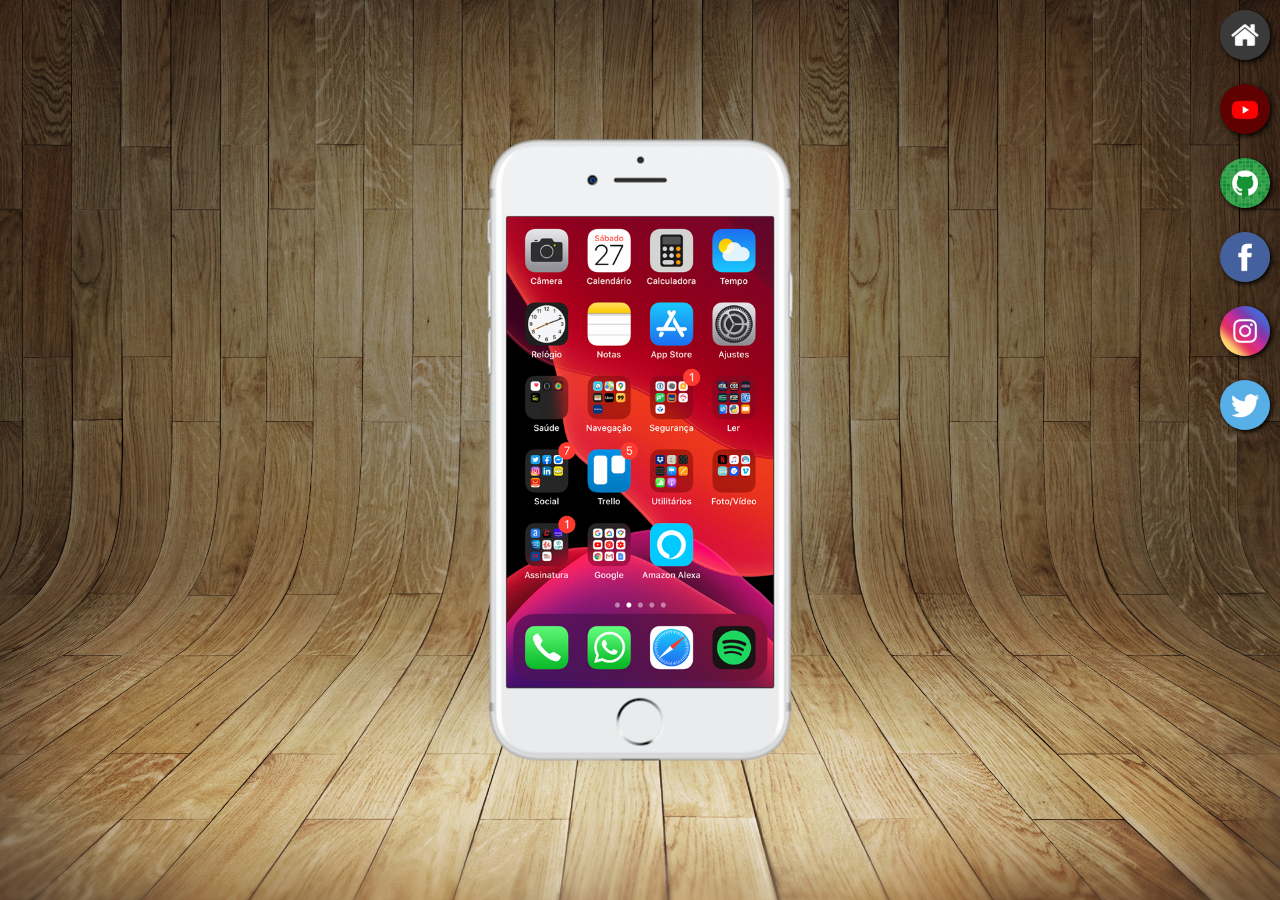
<file: index.html>
<!DOCTYPE html>
<html lang="pt-br">

<head>
    <meta charset="UTF-8">
    <meta name="viewport" content="width=device-width, initial-scale=1.0">
    <title>Projeto redes sociais</title>
    <link rel="stylesheet" href="estilos/style.css">
    <link rel="shortcut icon" href="favicon.ico" type="image/x-icon">
</head>

<body>
    <main>
        <section id="telefone">
            <iframe src="home.html" name="tela" id="tela" frameborder="0"></iframe>
        </section>
        <section id="redes-sociais">
            <a href="home.html" target="tela"><img src="imagens/logo-home.jpg" alt="home"></a> <br>

            <a href="youtube.html" target="tela"><img src="imagens/logo-youtube.jpg" alt="youtube"></a> <br>

            <a href="github.html" target="tela"><img src="imagens/logo-github.jpg" alt="github"></a> <br>

            <a href="#" target="tela"><img src="imagens/logo-facebook.jpg" alt="facebook"></a> <br>

            <a href="instagram.html" target="tela"><img src="imagens/logo-instagram.jpg" alt="instagram"></a> <br>

            <a href="#" target="tela"><img src="imagens/logo-twitter.jpg" alt="twitter"></a>
        </section>
    </main>
</body>

</html>
</file>
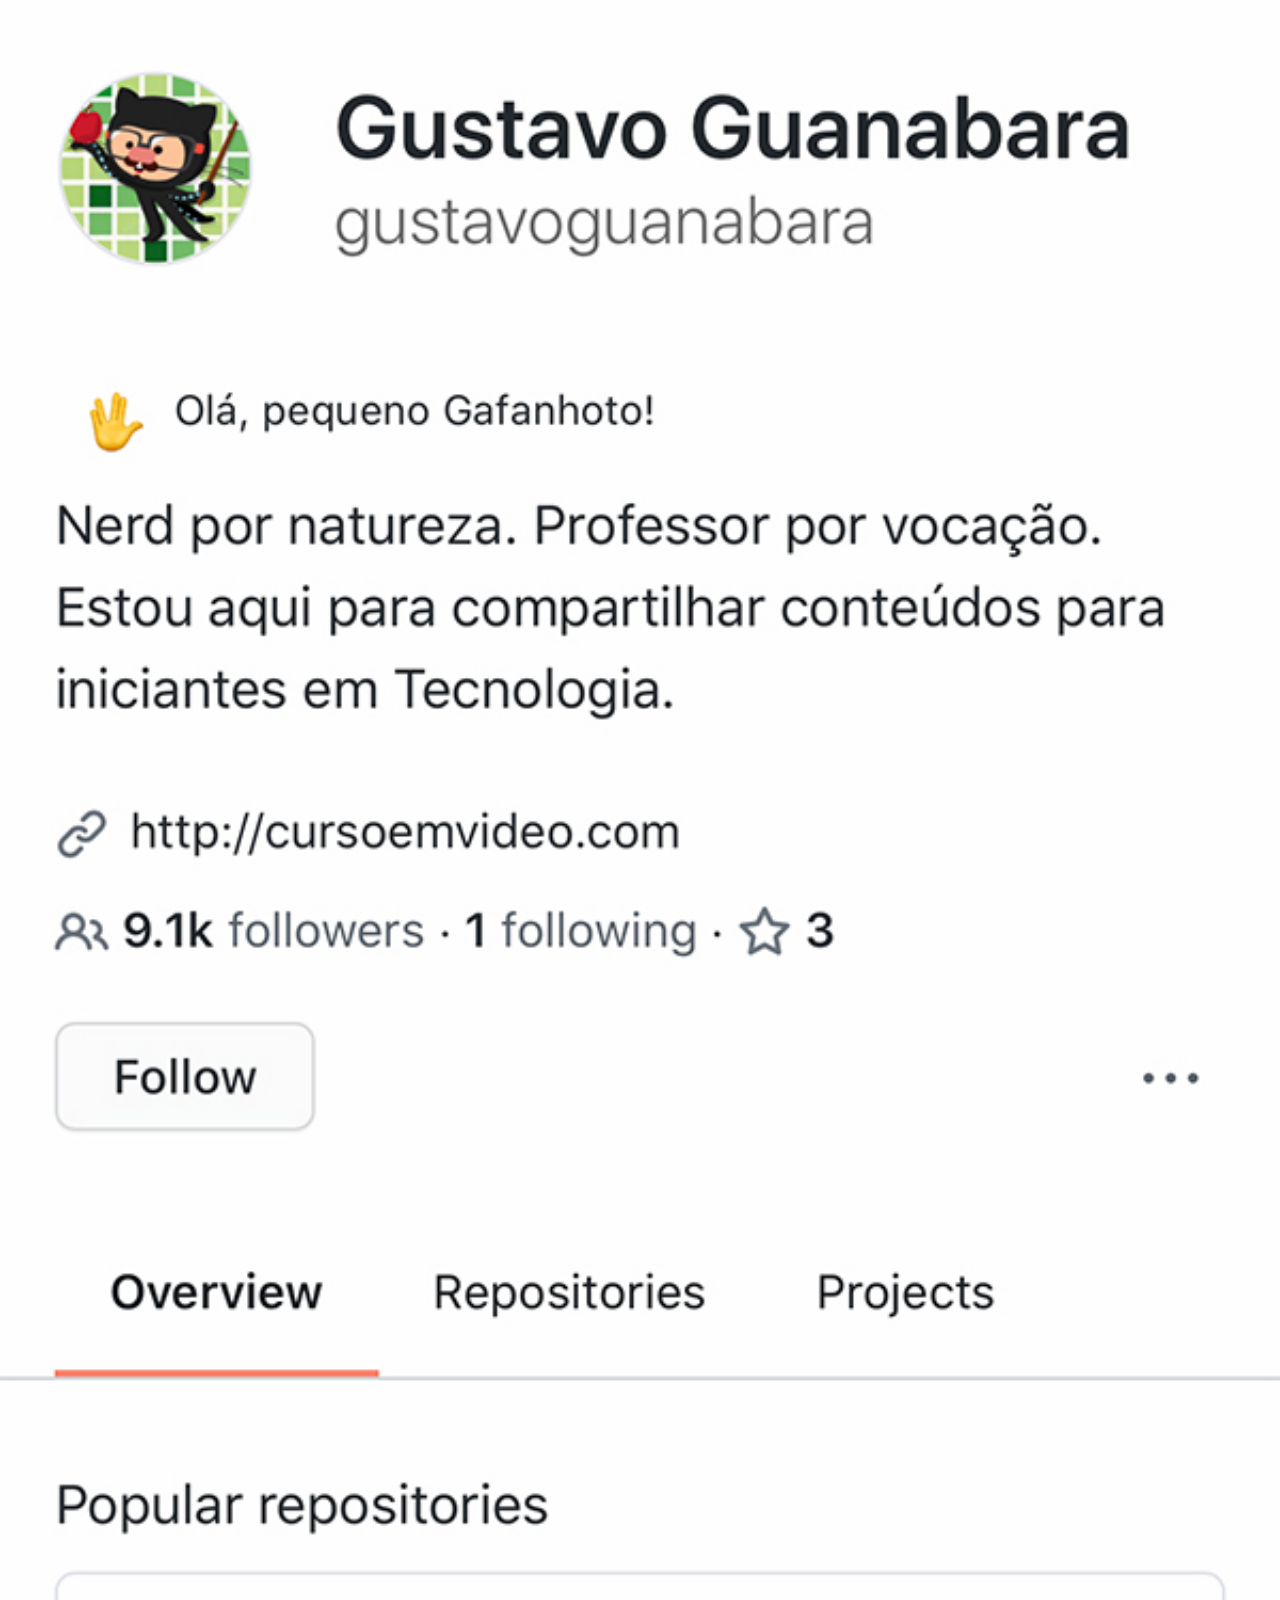
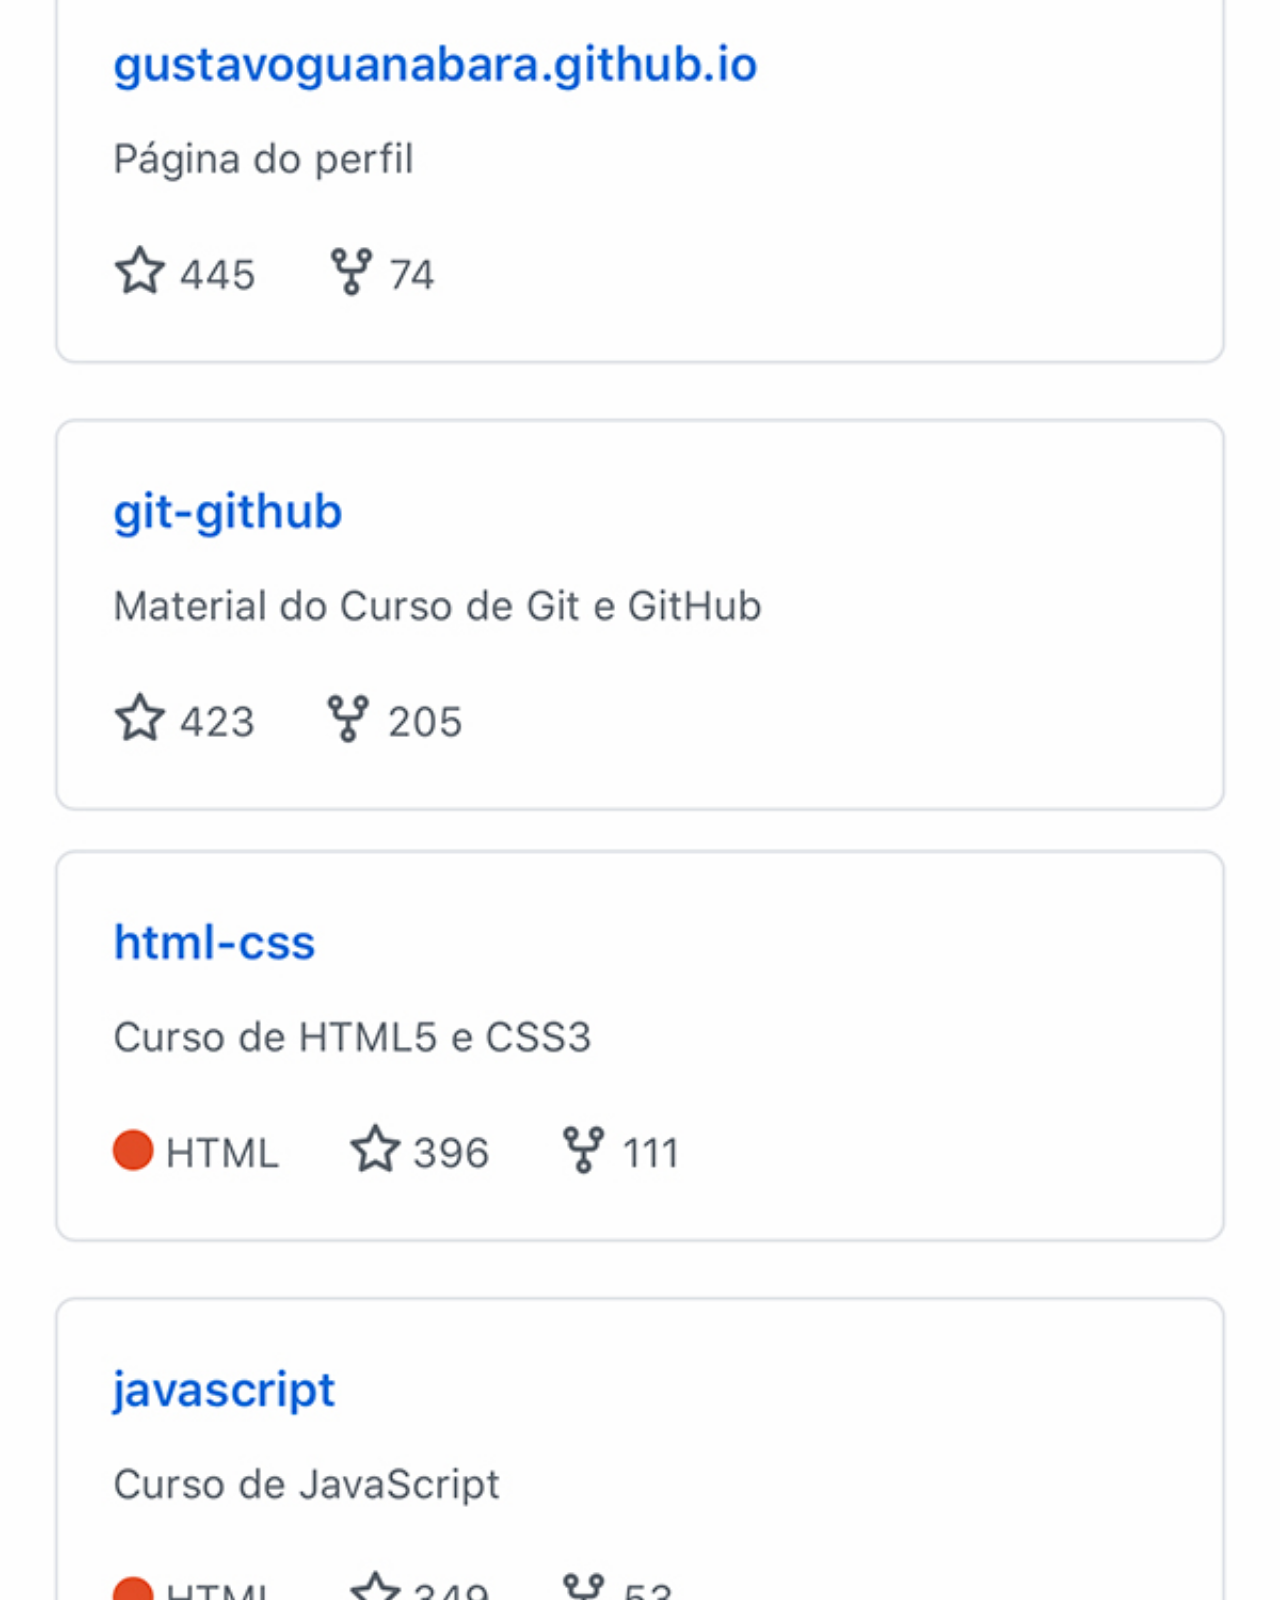
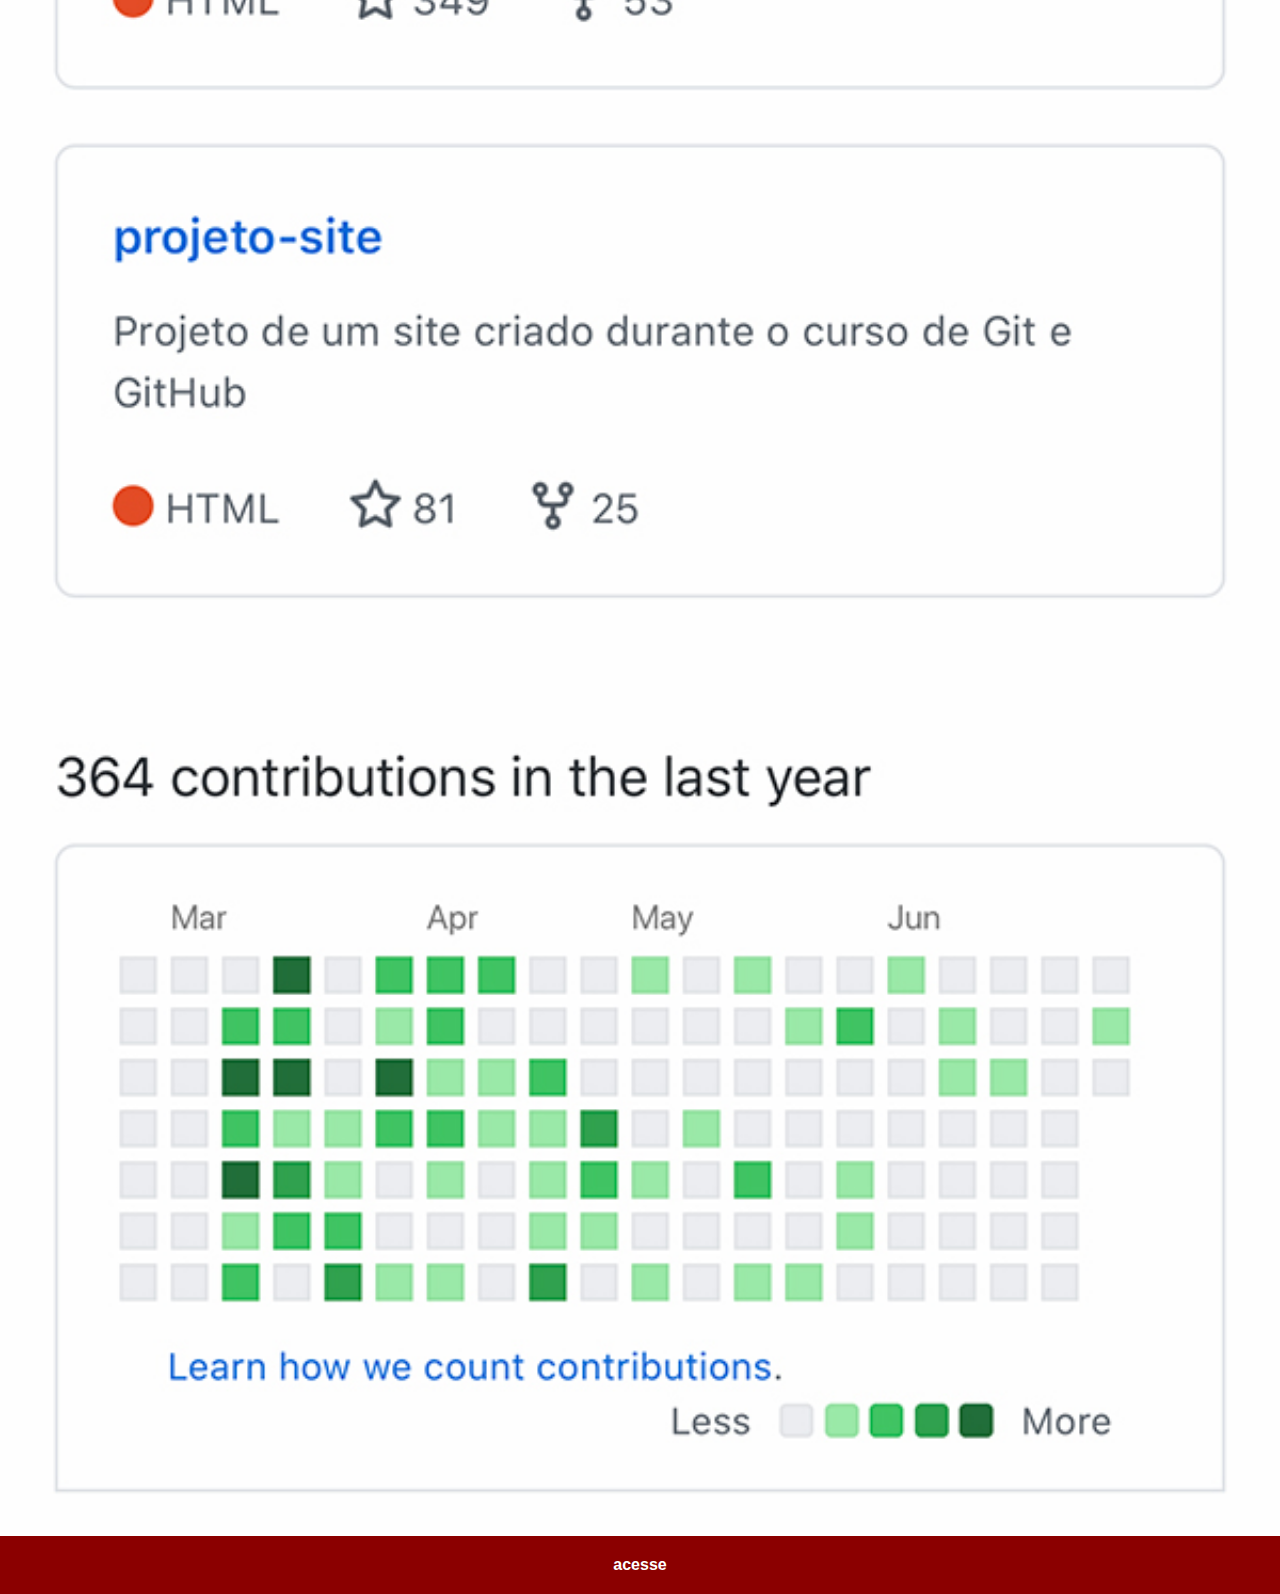
<file: github.html>
<!DOCTYPE html>
<html lang="pt-br">
<head>
    <meta charset="UTF-8">
    <meta name="viewport" content="width= initial-scale=1.0">
    <title>GitHub</title>
    <link rel="stylesheet" href="estilos/social.css">
</head>
<body>
    <img src="imagens/tela-github.jpg" alt="GitHub">
    <a href="https://github.com/Lucas-Nascimento0" target="_blank">acesse</a>
</body>
</html>
</file>
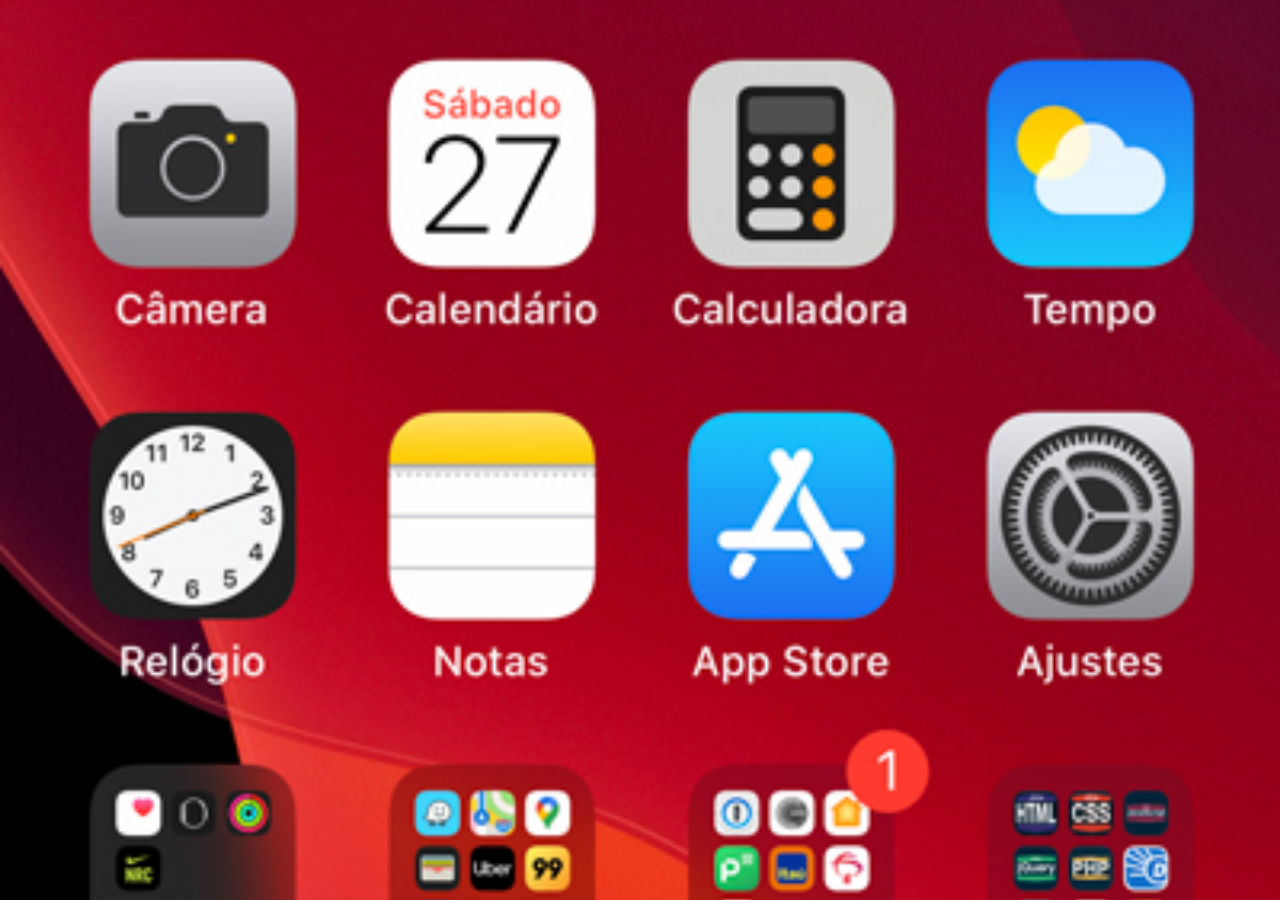
<file: home.html>
<!DOCTYPE html>
<html lang="pt-br">

<head>
    <meta charset="UTF-8">
    <meta name="viewport" content="width=device-width, initial-scale=1.0">
    <title>Home</title>
</head>
<style>
    * {
        margin: 0px;
        padding: 0px;
    }

    body {
        width: 100vw;
        height: 100vh;
        background: black url('imagens/tela-home.jpg') no-repeat top center;
        background-size: cover;
    }
</style>

<body>

</body>

</html>
</file>
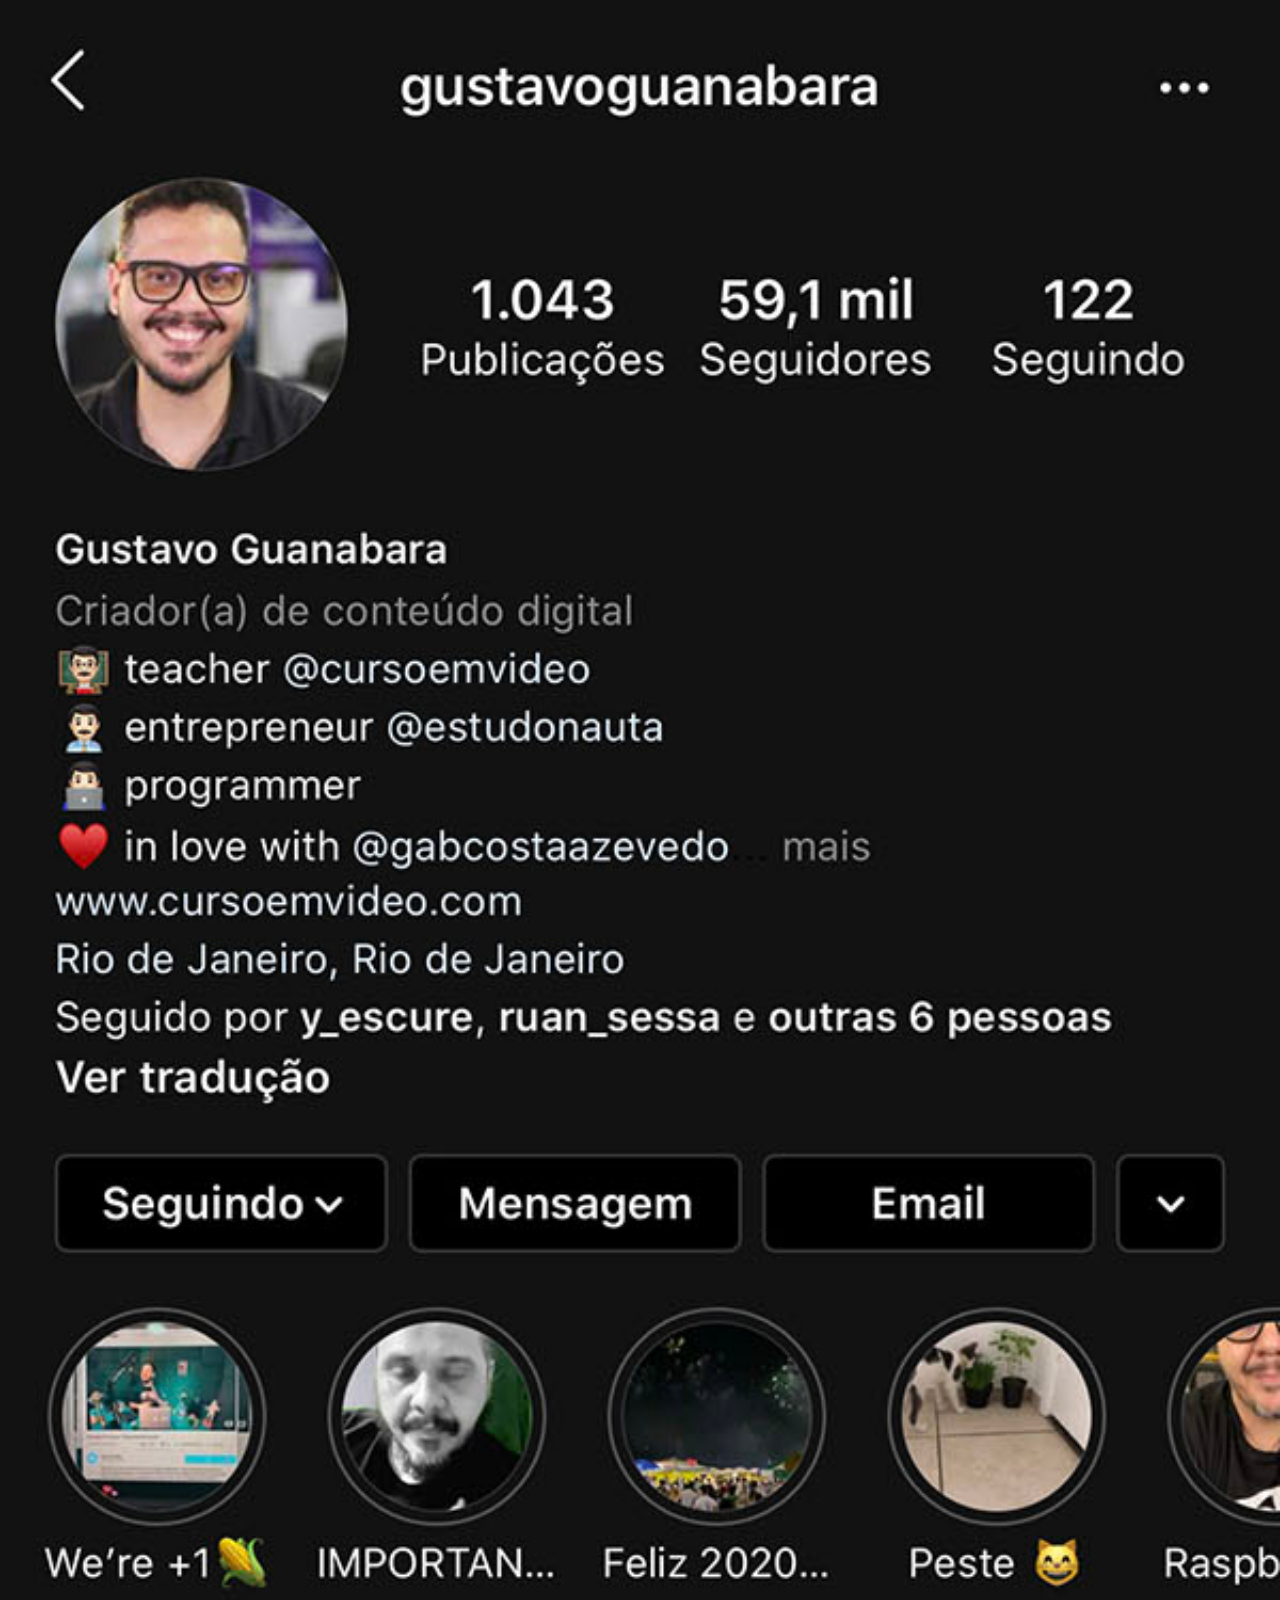
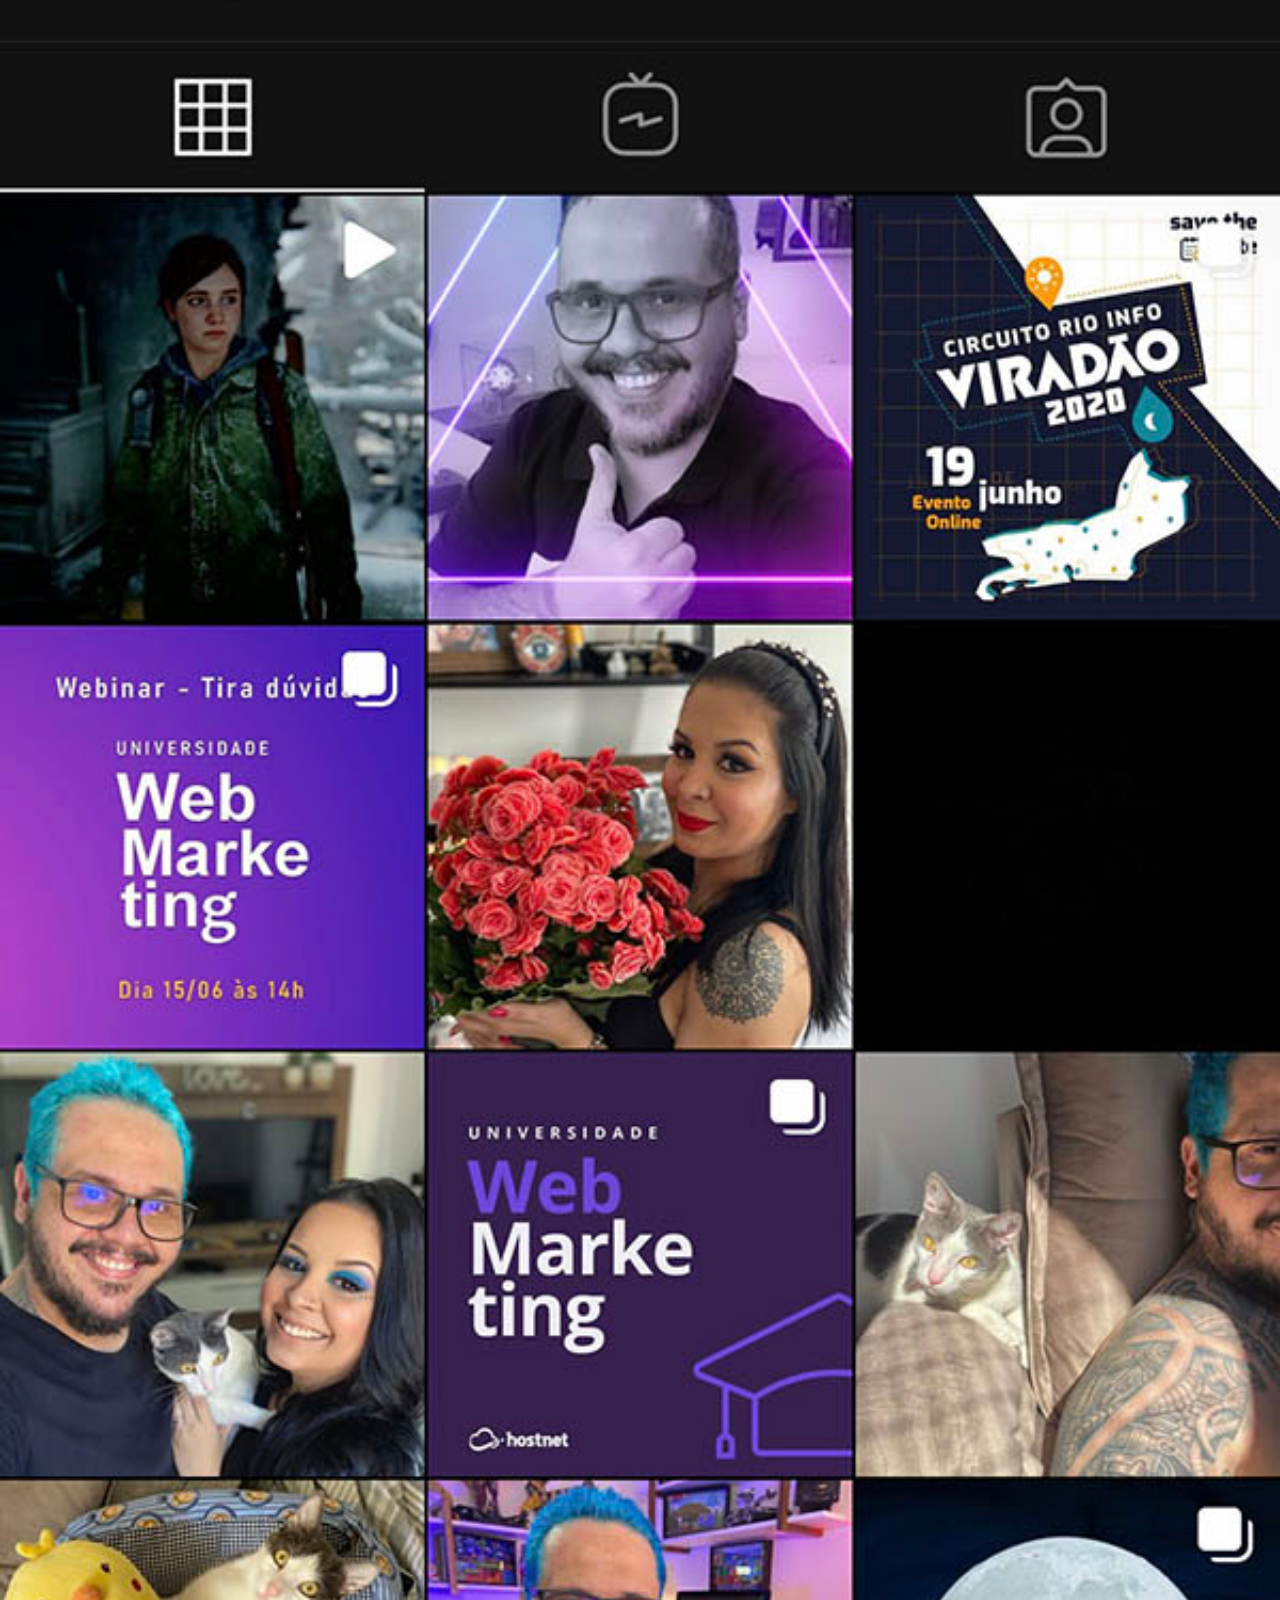
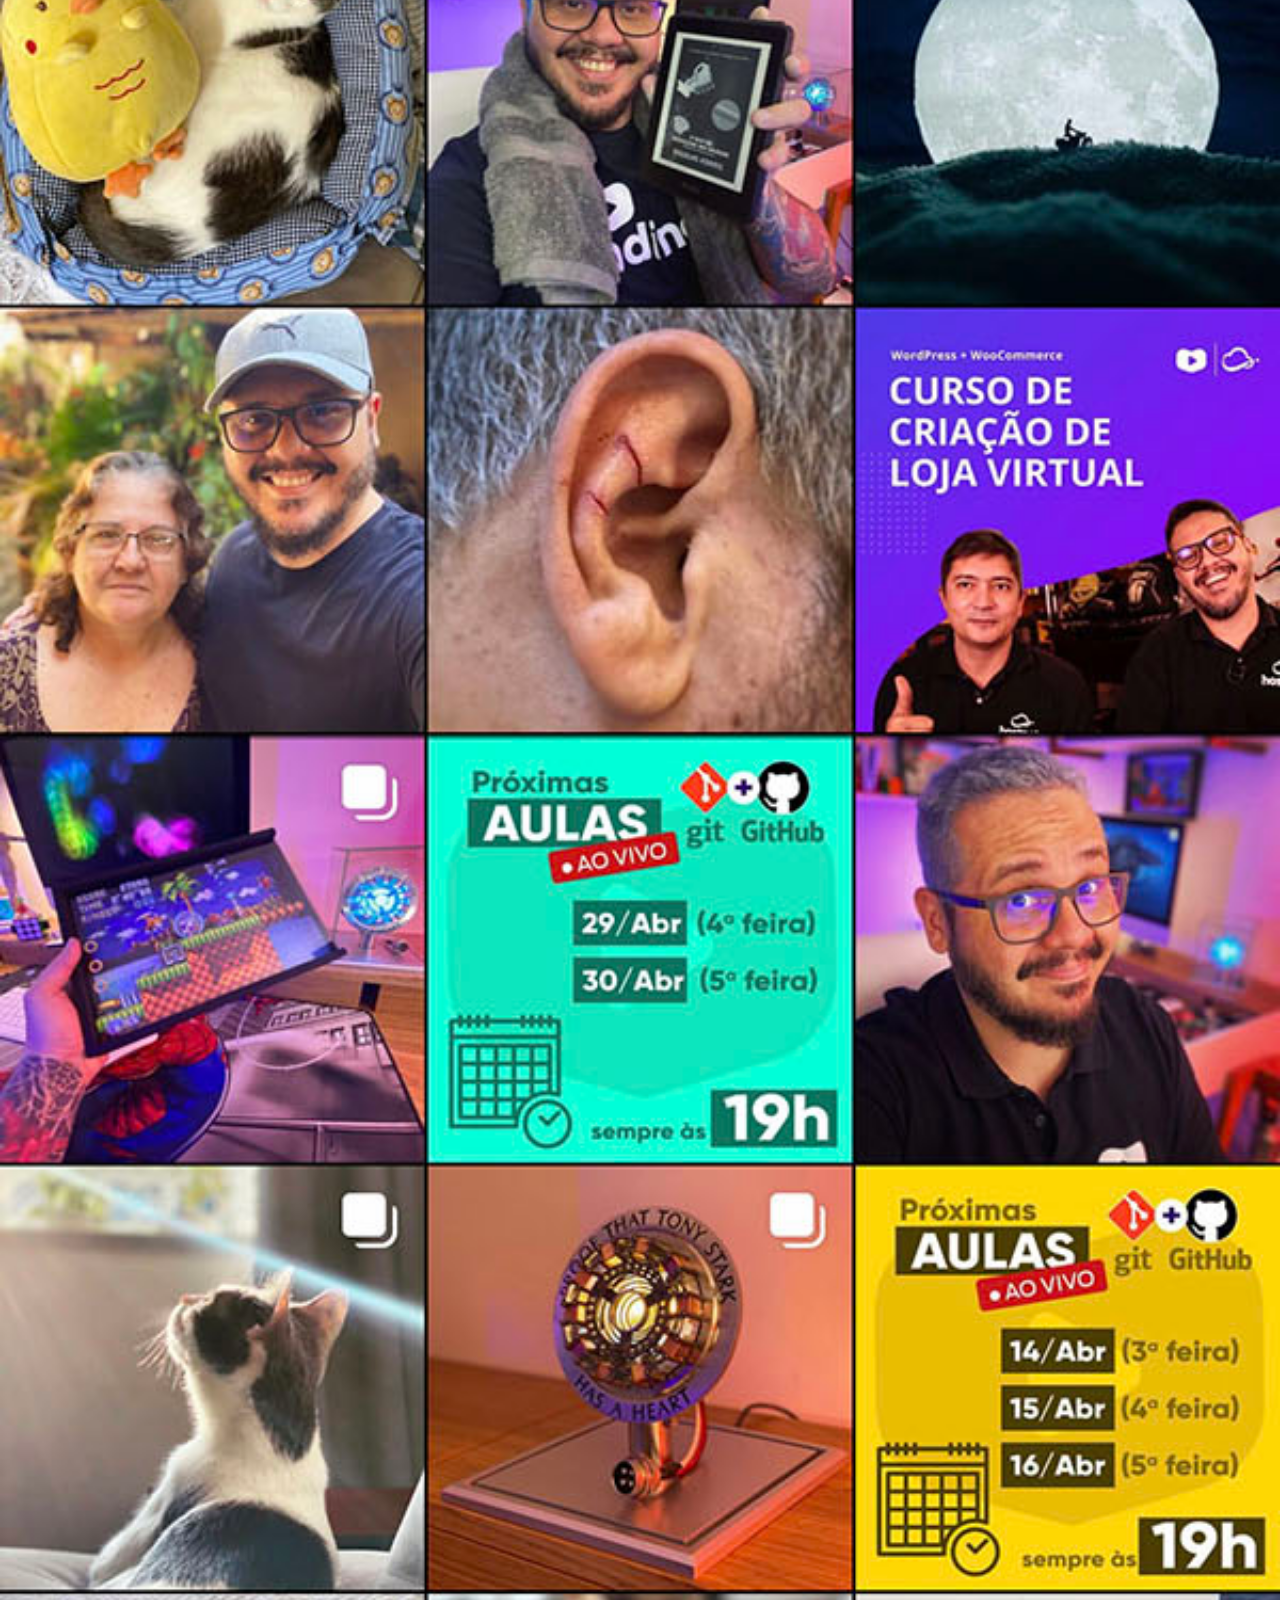
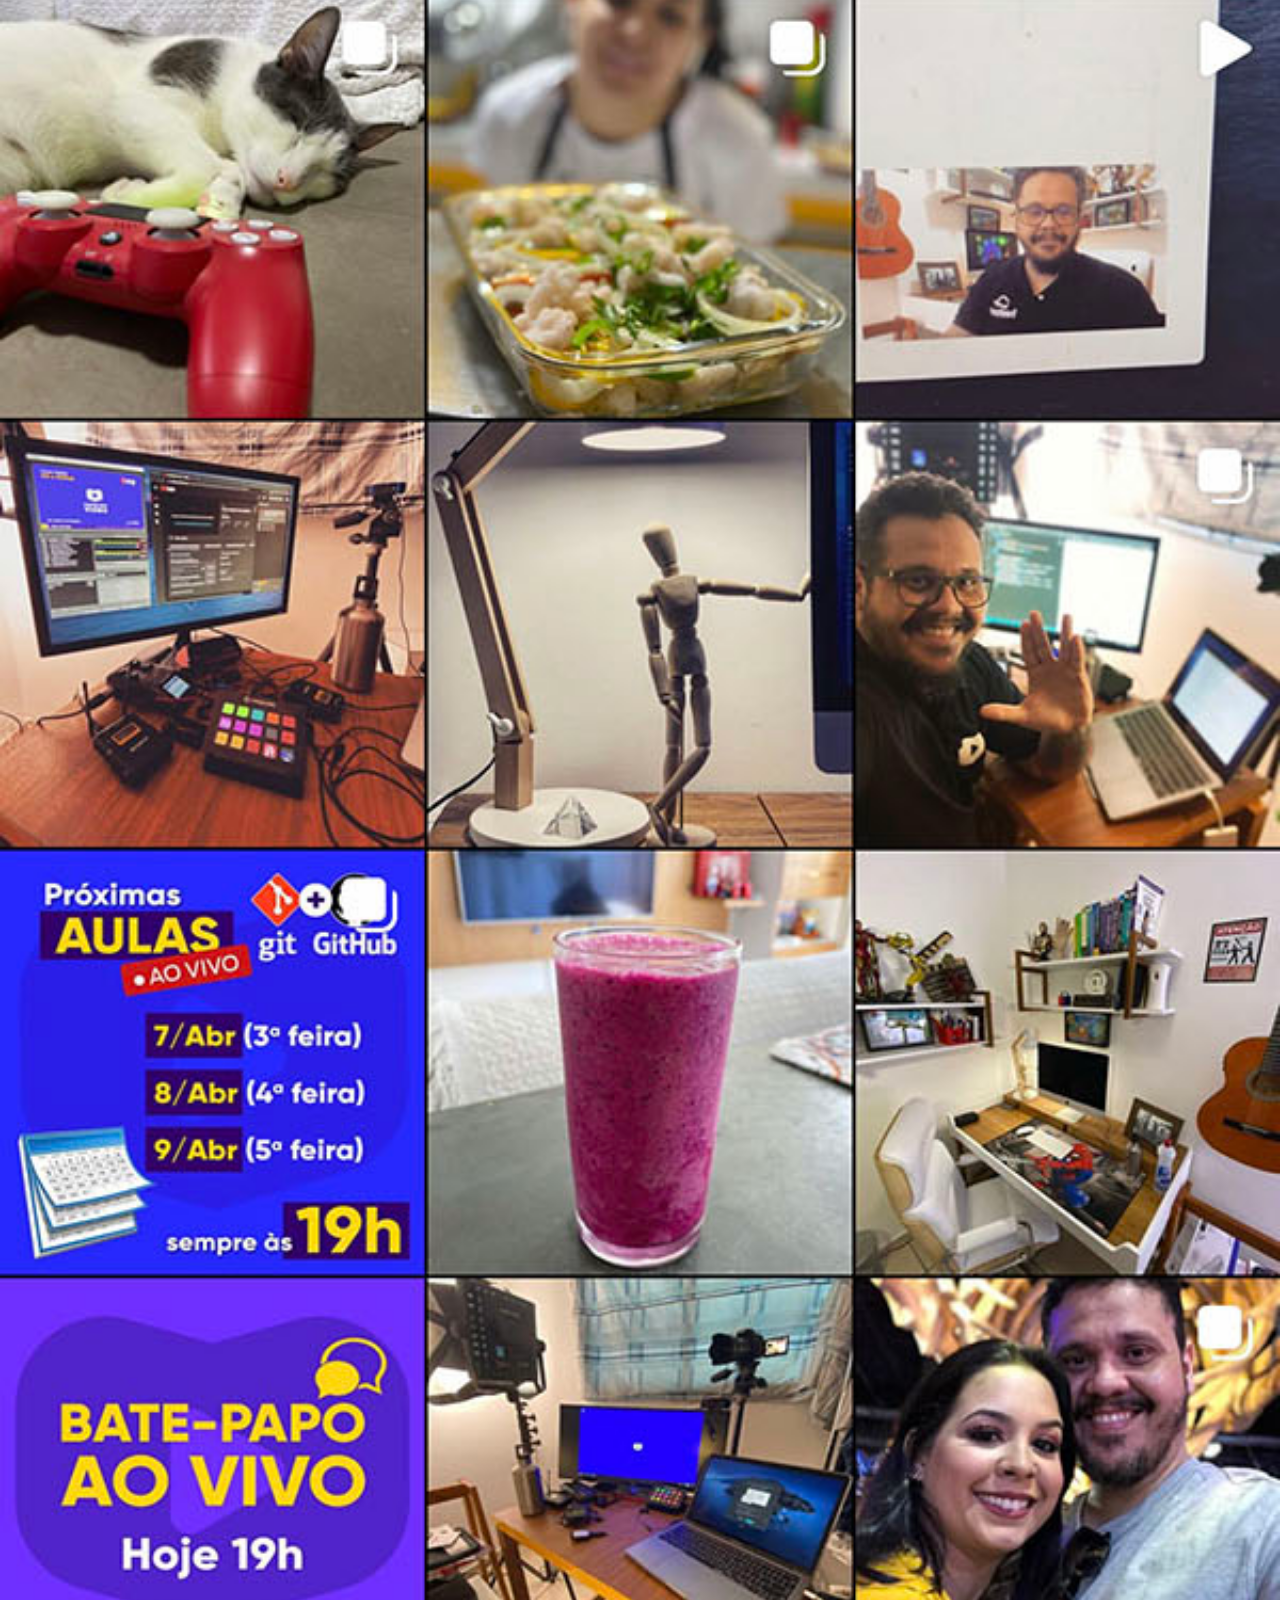
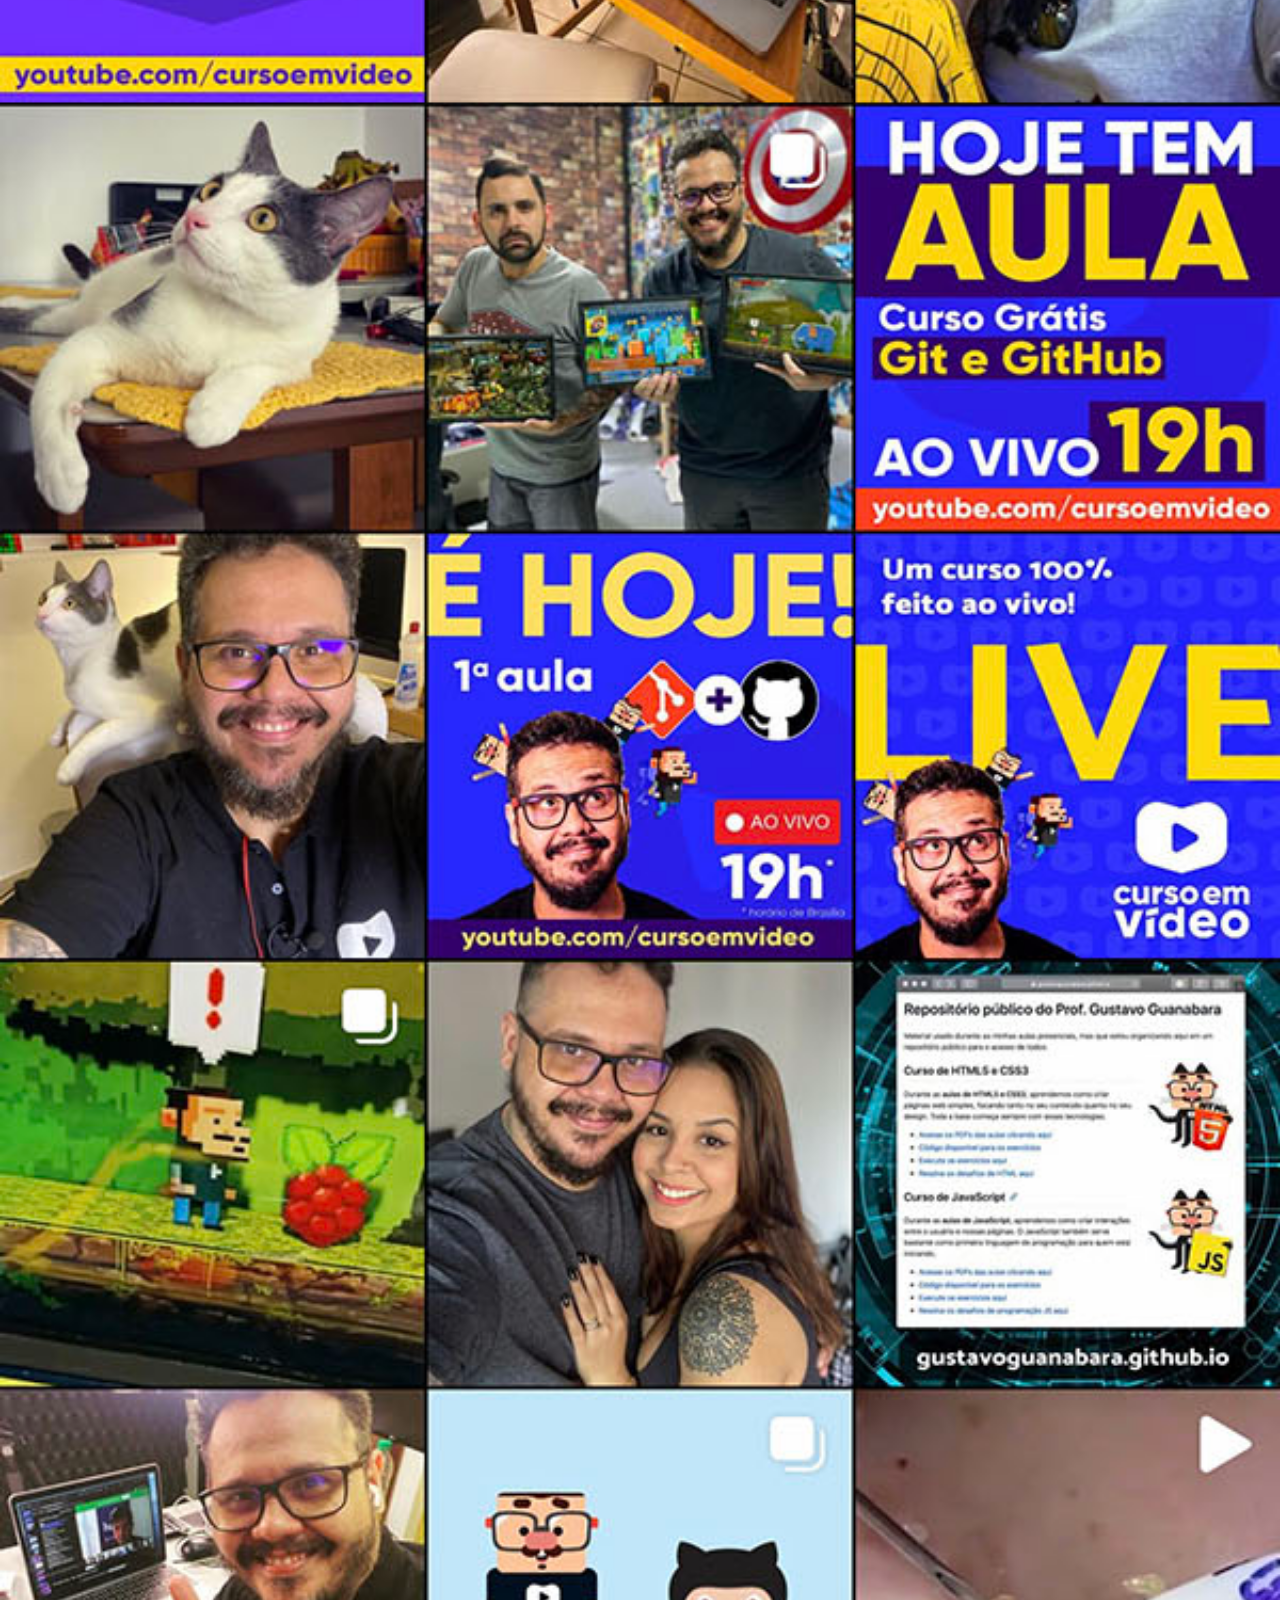
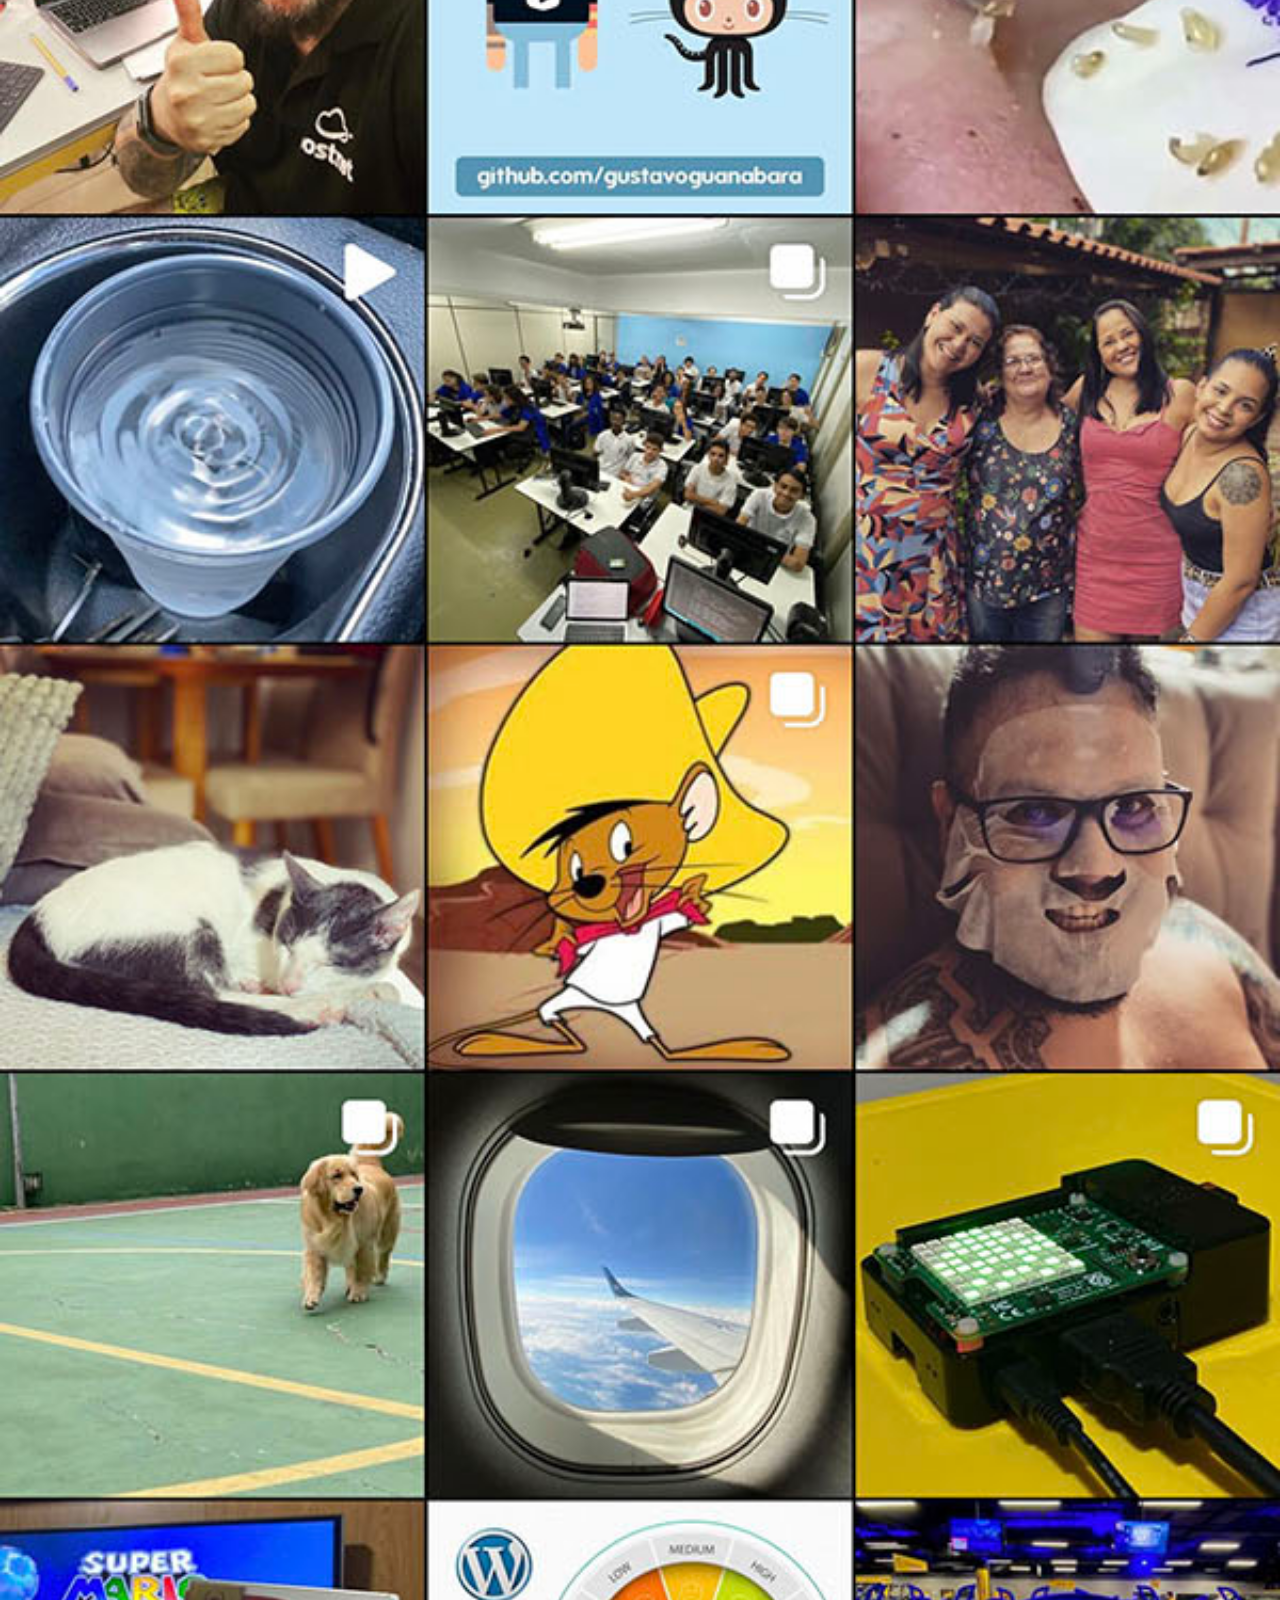
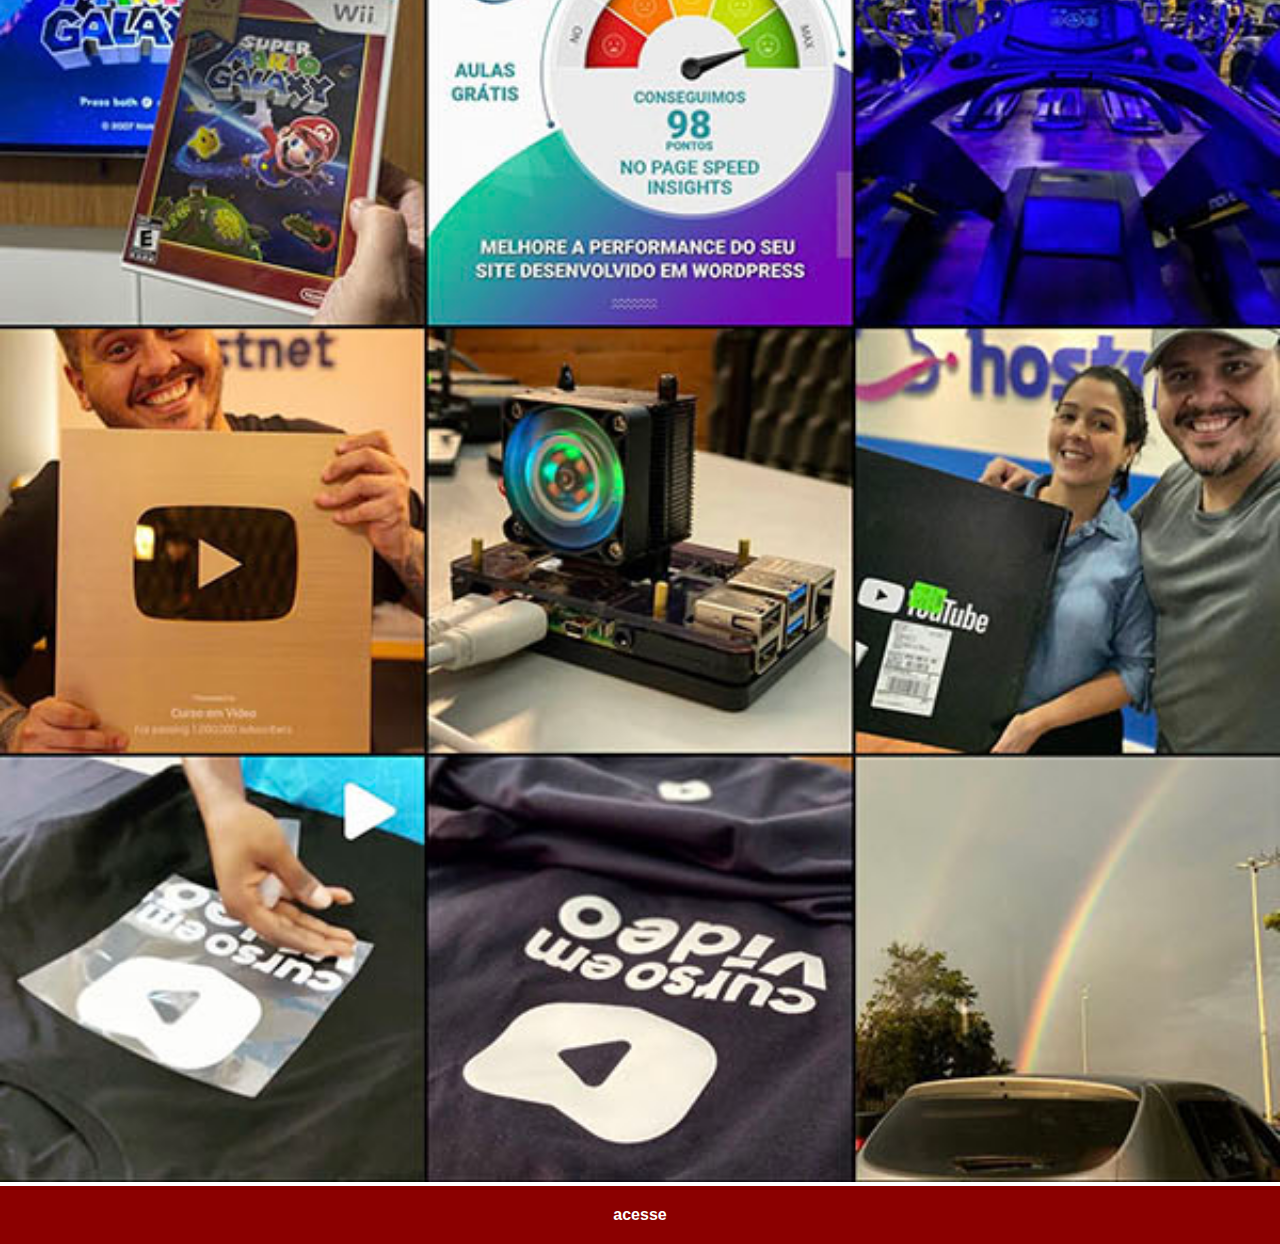
<file: instagram.html>
<!DOCTYPE html>
<html lang="pt-br">
<head>
    <meta charset="UTF-8">
    <meta name="viewport" content="width=device-width, initial-scale=1.0">
    <title>Instagram</title>
    <link rel="stylesheet" href="estilos/social.css">
</head>
<body>
    <img src="imagens/tela-instagram.jpg" alt="Instagram">
    <a href="#" target="_blank">acesse</a>
</body>
</html>
</file>
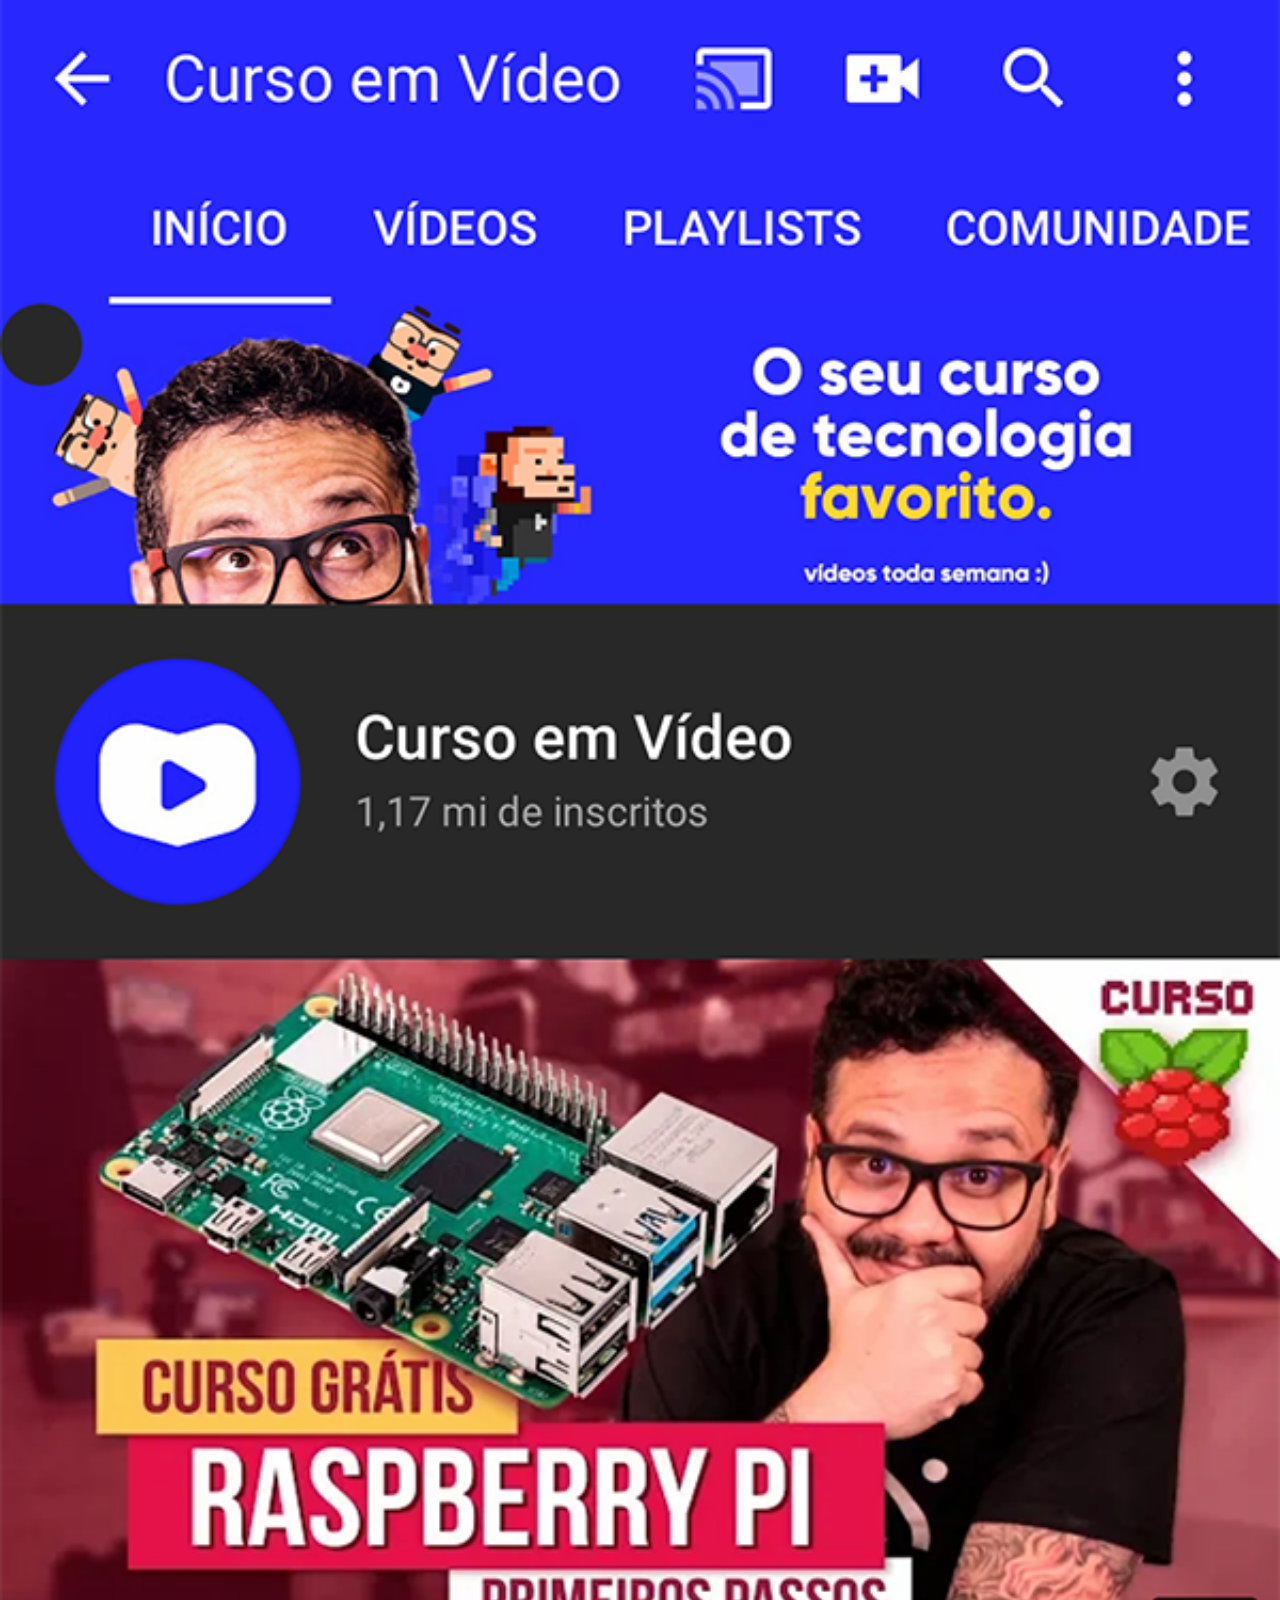
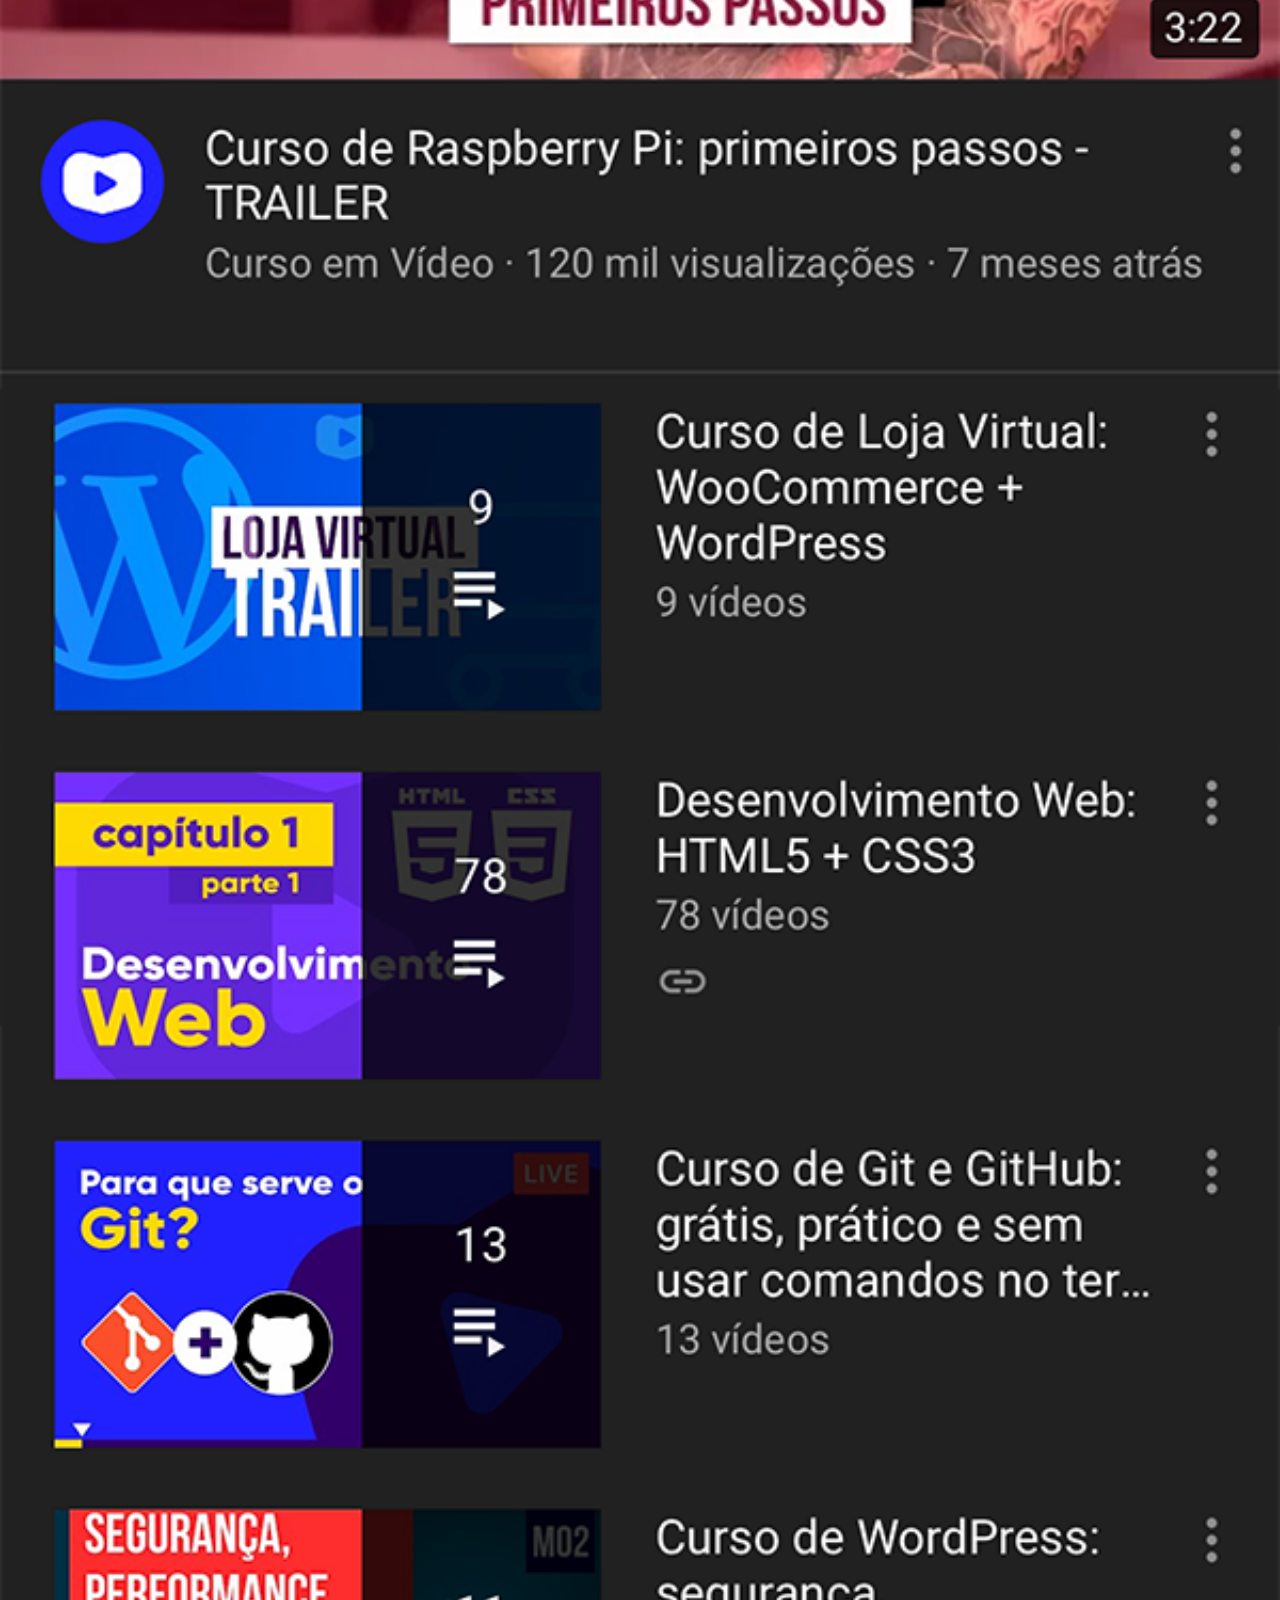
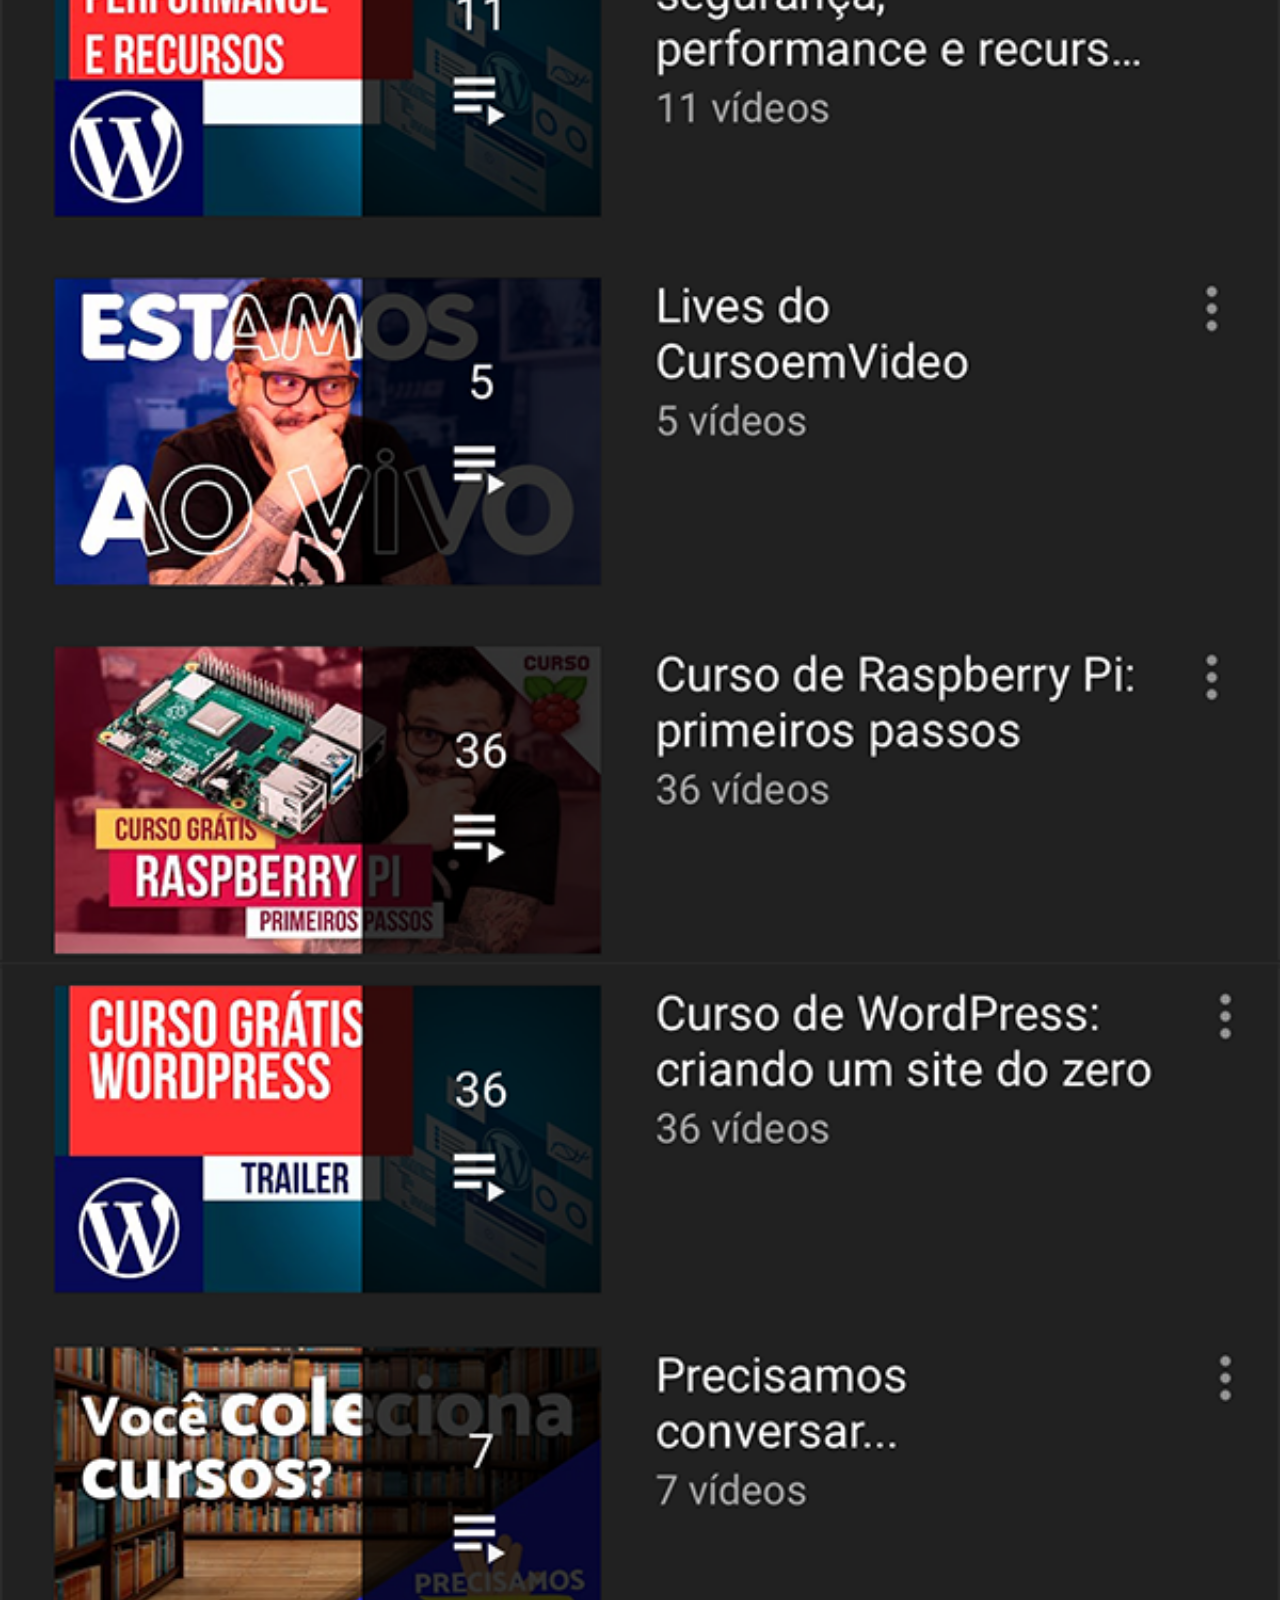
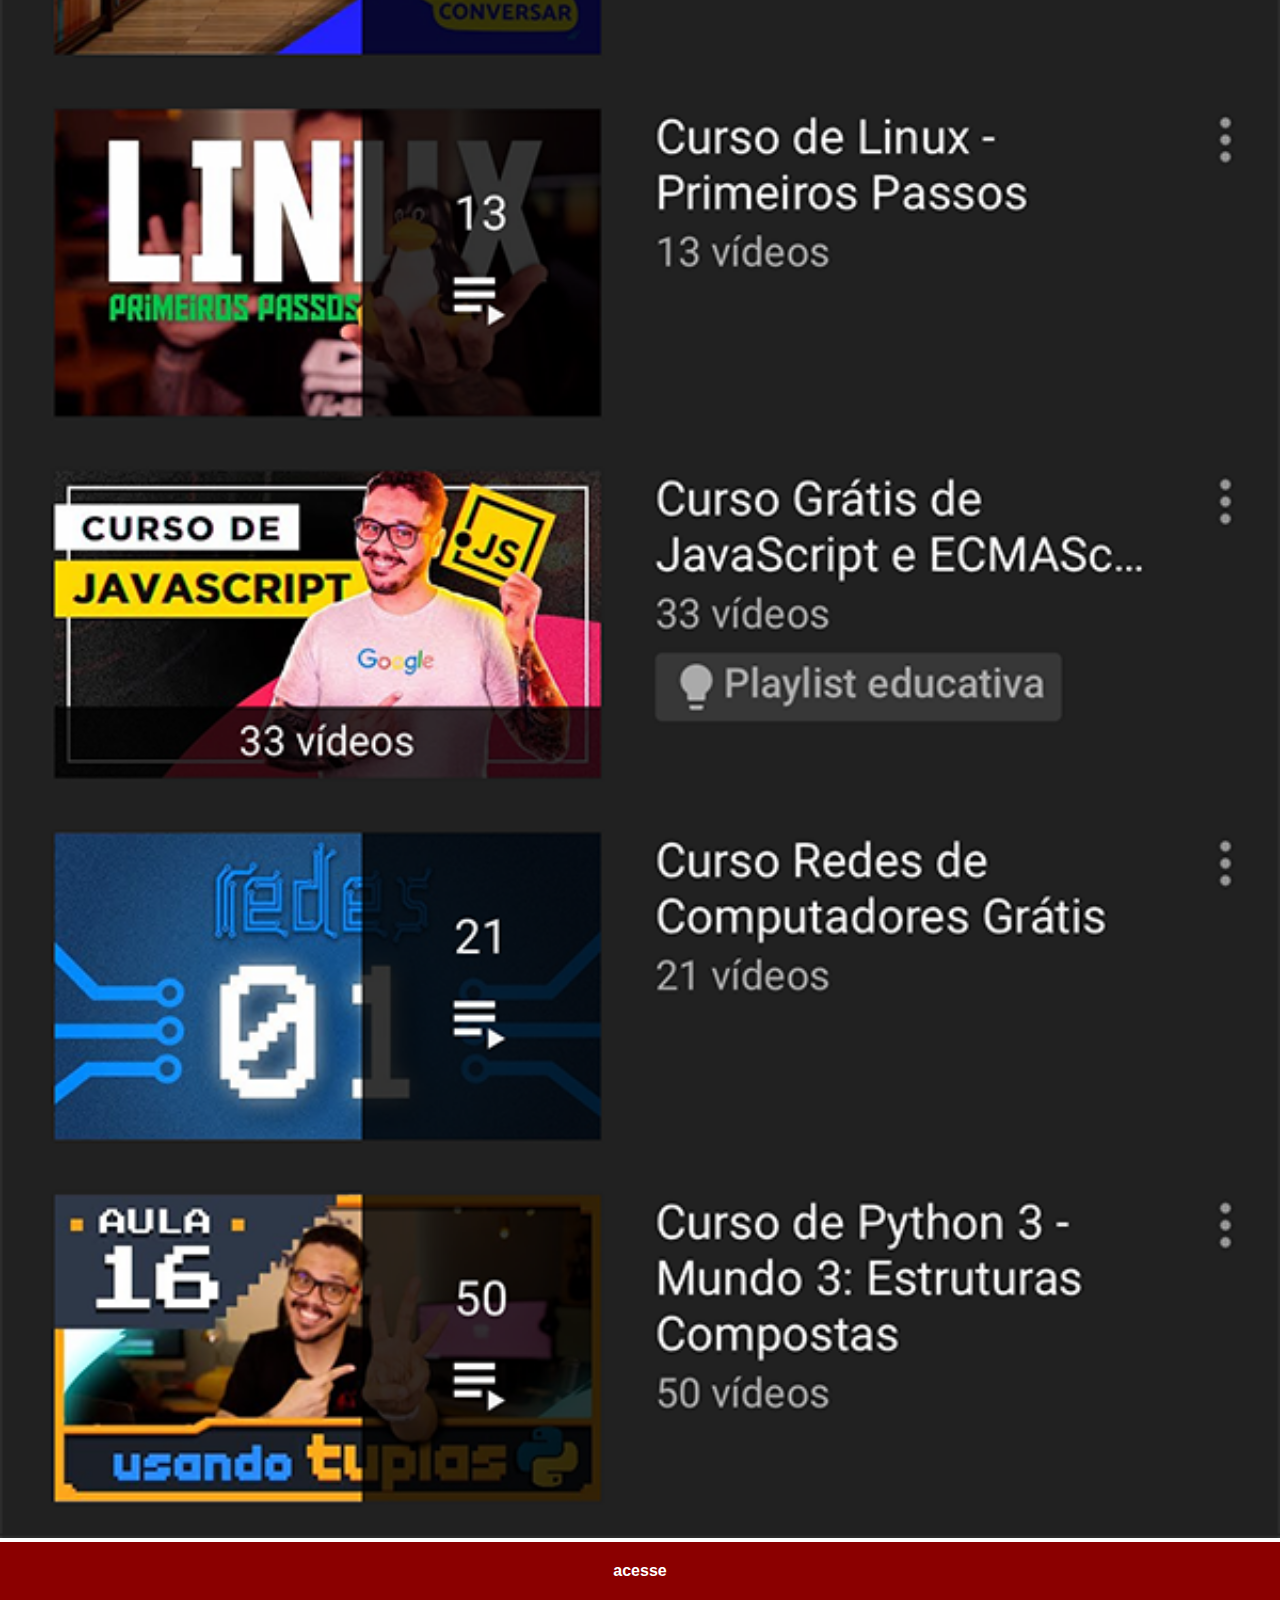
<file: youtube.html>
<!DOCTYPE html>
<html lang="pt-br">
<head>
    <meta charset="UTF-8">
    <meta name="viewport" content="width=device-width, initial-scale=1.0">
    <title>Youtube</title>
  <link rel="stylesheet" href="estilos/social.css">
</head>
<body>
    <img src="imagens/tela-youtube.png " alt="Youtube">
    <a href="https://www.youtube.com/@Ruk4suu/videos" target="_blank"> acesse</a>
</body>
</html>
</file>
<file: estilos/style.css>
@charset "UTF-8";

* {
    margin: 0px;
    padding: 0px;
    font-family: Arial, Helvetica, sans-serif;
}

html,
body {
    height: 100vh;
    width: 100vw;
    background-color: black;
}

body {
    background: url('../imagens/fundo-madeira.jpg') no-repeat top center;
    background-size: cover;
    background-attachment: fixed;

}

main {
    height: 100vh;
    position: relative;
}

section#telefone {
    position: absolute;
    top: 50%;
    left: 50%;
    transform: translate(-50%, -50%);
    height: 627px;
    width: 311px;
    background: url('../imagens/frame-iphone.png') no-repeat;
}

iframe#tela {
    position: relative;
    top: 80px;
    left: 22px;
    width: 267px;
    height: 471px;
}

section#redes-sociais {
    text-align: right;
}

section#redes-sociais img:hover {
    border: 2px solid white;
    transform: translate(-3px, -3px);
    transition: transform .1s, border 3s;
    box-shadow: 5px 5px 10px rgba(0, 0, 0, 0.678);
}

section#redes-sociais img {
    width: 50px;
    height: 50px;
    margin: 10px;
    border-radius: 50%;
    box-shadow: 2px 2px 5px black;
    box-sizing: border-box;
}
</file>
<file: estilos/social.css>
@charset "UTF-8";

 *{
            margin: 0px;
            padding: 0px;
            font-family: Arial, Helvetica, sans-serif;
        }

        ::-webkit-scrollbar{
            width: 0px;
            height: 0px;
        }
        img{
            width: 100vw;
        }

        a{
            display: block;
            background-color: darkred;
            color: white;
            padding: 20px;
            text-align: center;
            font-weight: bolder;
            text-decoration: none;
        }

        a:hover{
            background-color: red;
        }
</file>
